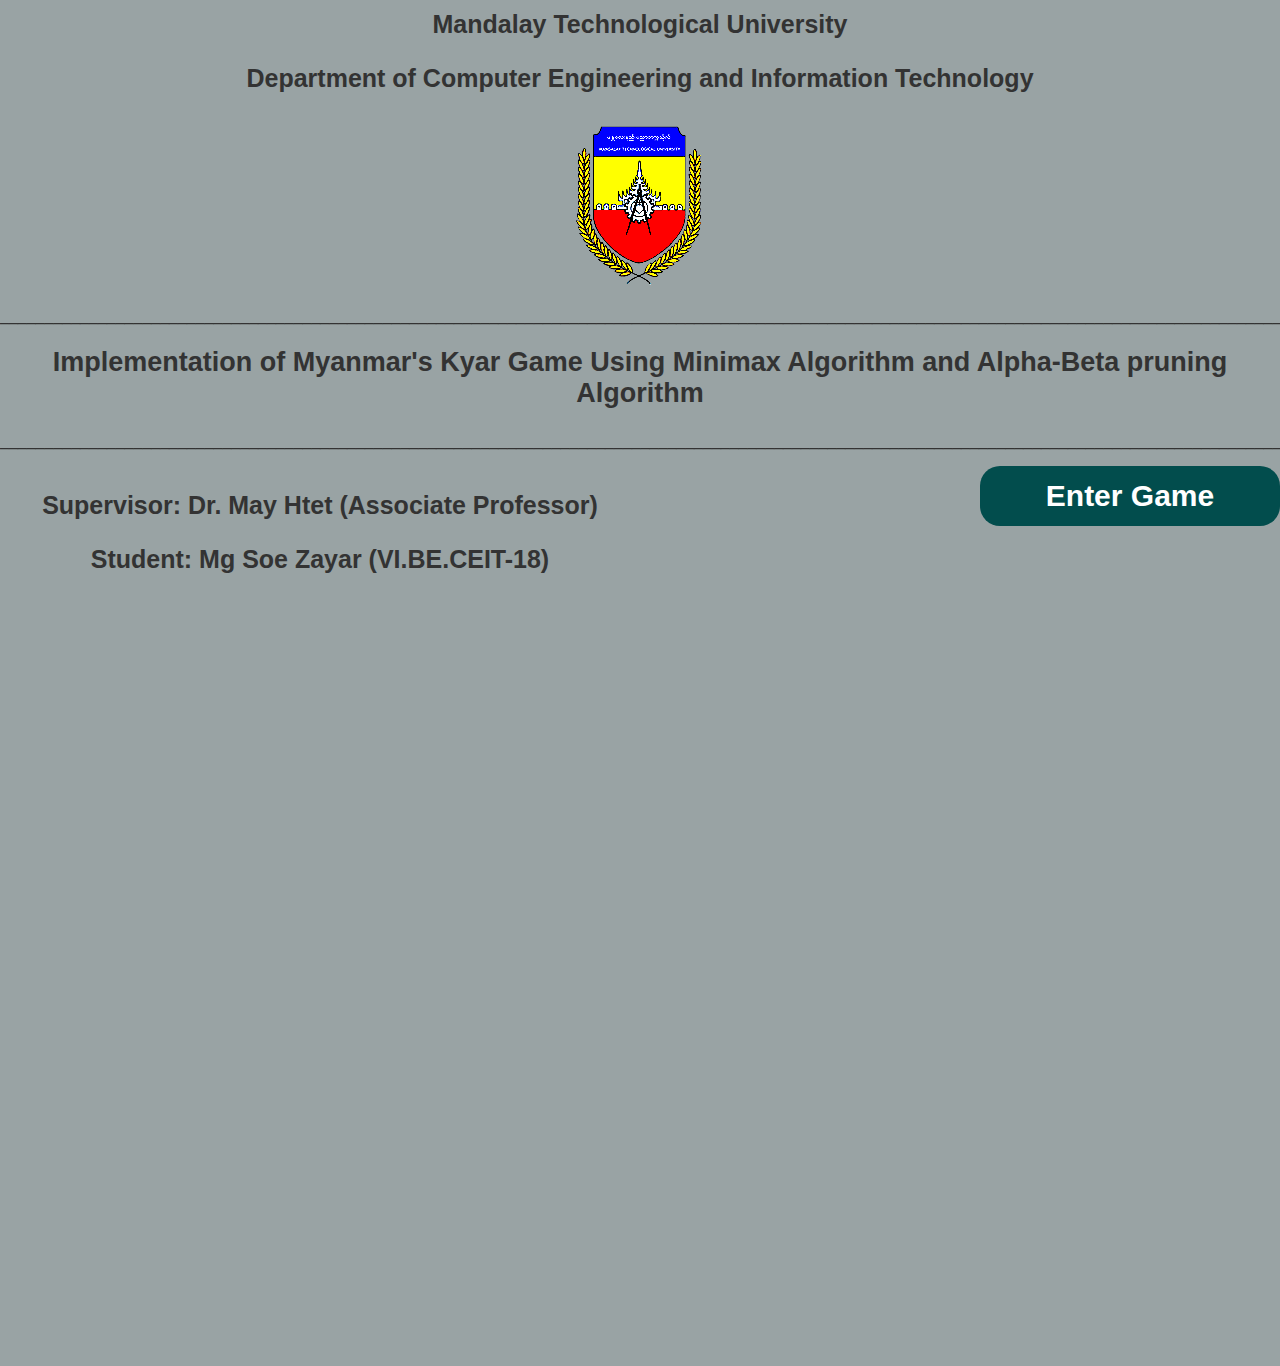
<file: index.html>
<!DOCTYPE html>
<html>
<head>
	<title>Kyar</title>
	<link href="style.css" rel="stylesheet">
</head>
<body>
	<h3>Mandalay Technological University</h3>
	<h3>Department of Computer Engineering and Information Technology</h3>
	<img src="logo.png" alt="MTUlogo" class="center"> 
	<p>________________________________________________________________________________________________________________________________________________________</p>
	<h2>Implementation of Myanmar's Kyar Game Using Minimax Algorithm and
	Alpha-Beta pruning Algorithm</h2>
	<p>________________________________________________________________________________________________________________________________________________________</p>
	<div class="column">
		<a href="mode.html">Enter Game</a>
	</div>
	<div class="column">
		<p>Supervisor: Dr. May Htet (Associate Professor)</p>
		<p>Student: Mg Soe Zayar (VI.BE.CEIT-18)</p>
	</div>

</body>
</html>
</file>
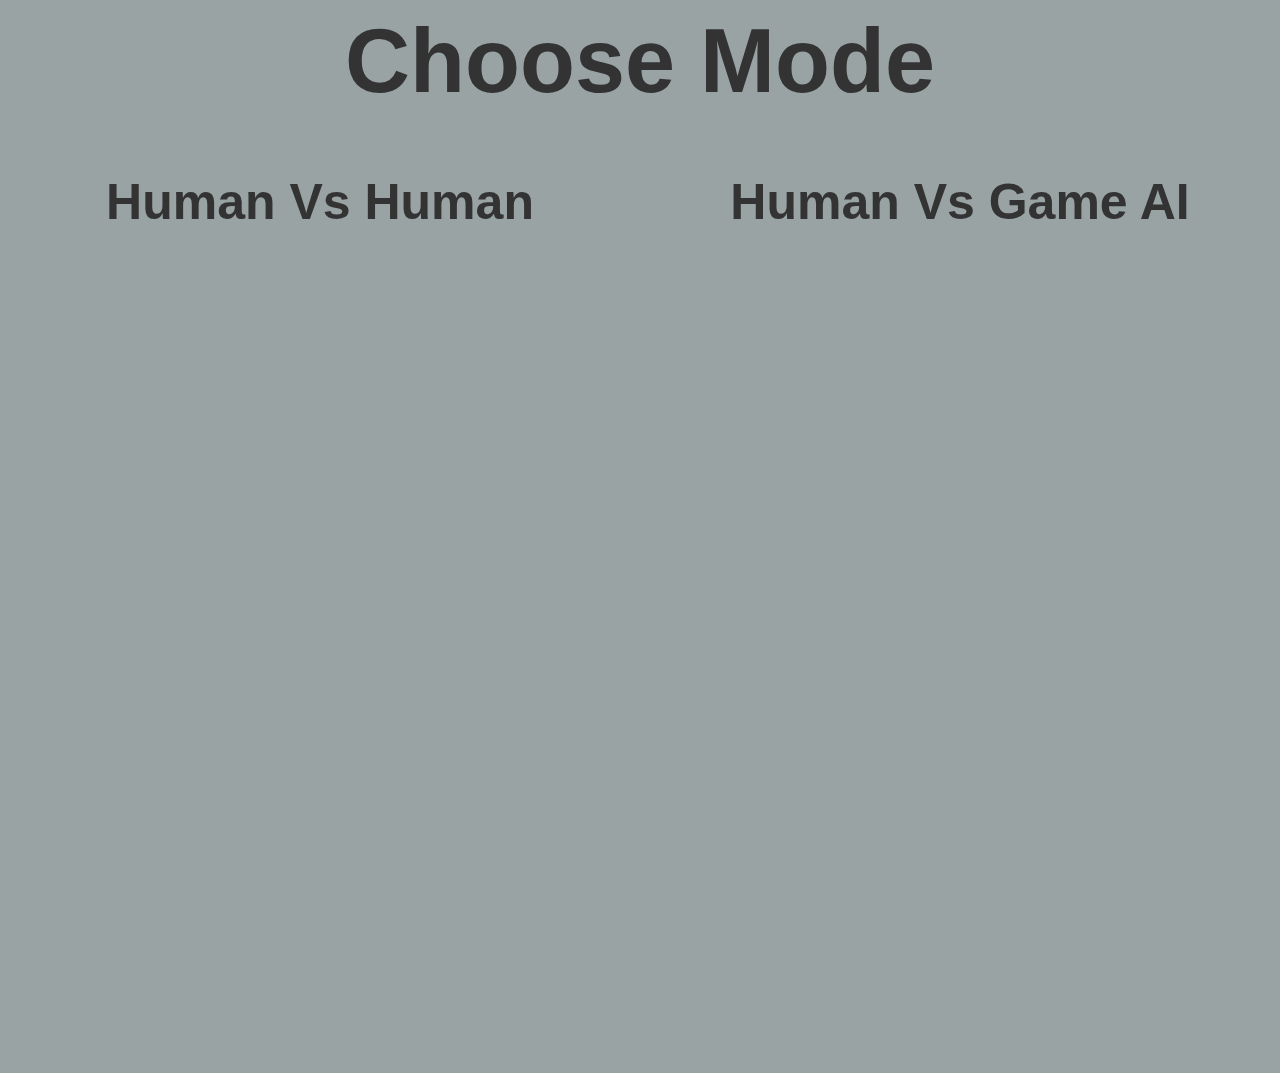
<file: mode.html>
<!DOCTYPE html>
<html>
<head>
	<title>Kyar</title>
	<link href="mode.css" rel="stylesheet">
</head>
<body>
	<h1>Choose Mode</h1>
	<div class="column">
		<a href="human/human.html">Human Vs Human</a>
	</div>
	<div class="column">
		<a href="ai/ai.html">Human Vs Game AI</a>
	</div>

</body>
</html>
</file>
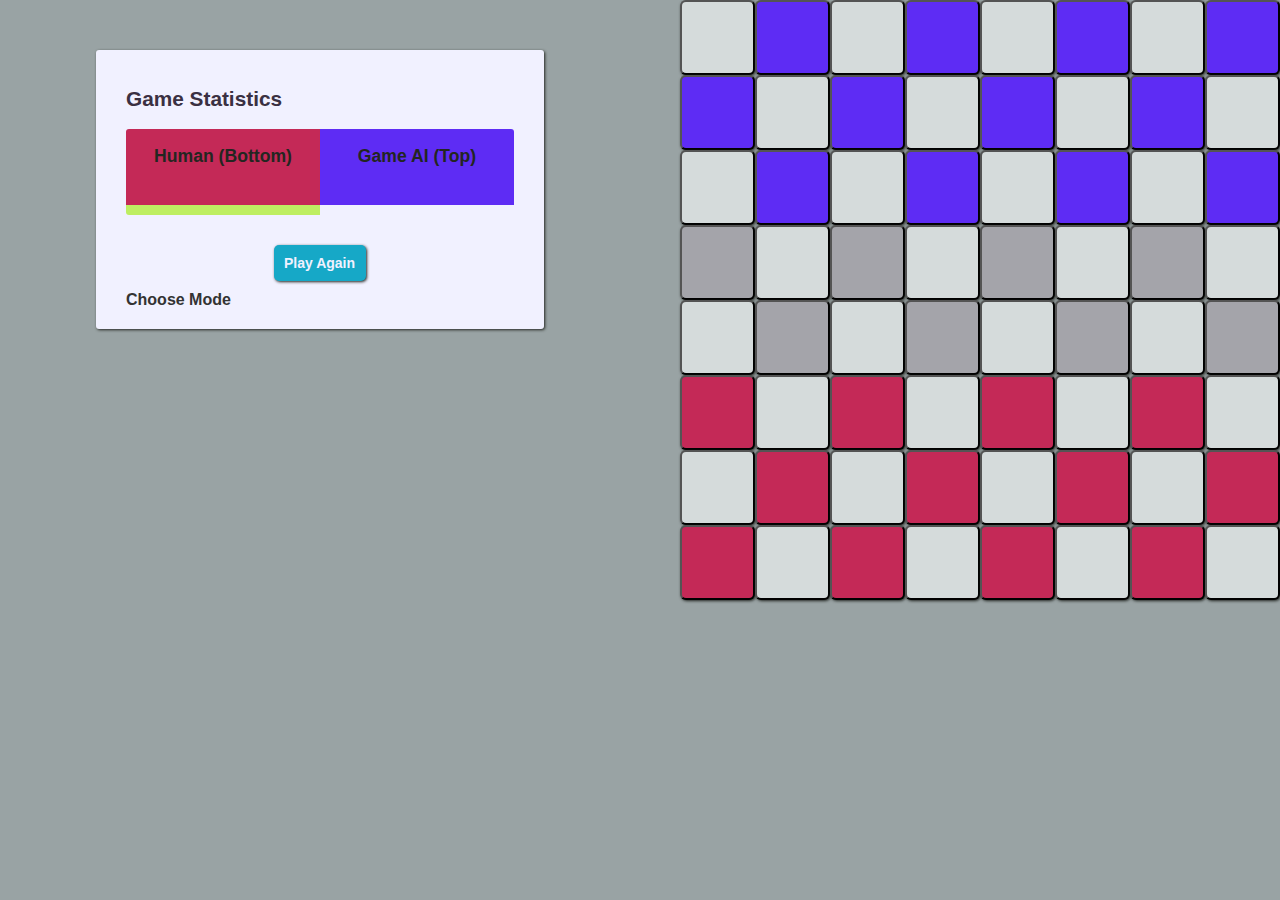
<file: ai/ai.html>
<!DOCTYPE html>
<html>

    <head>
        <title>HumanVsGameAI</title>
        <link rel="stylesheet" type="text/css" href="GUI.css">
        <script src="UI.js"></script>
        <script src="Board.js"></script>
        <script src="AI.js"></script>
    </head>

    <body>
        <div class="column">
    <div class="stats">
      <h2>Game Statistics</h2>
      <div class="wrapper">
      <div id="player1">
        <h3>Human (Bottom)</h3>
      </div>
      <div id="player2">
        <h3>Game AI (Top)</h3>
      </div>
      </div>
      <div class="clearfix"></div>
      <div class="turn"></div>
      <span id="winner"></span>
      <a href="ai.html" id="cleargame">Play Again</a>
      <a href="file:///home/soezayar/Desktop/Kyar/mode.html" id="choosemode">Choose Mode</a>
    </div>
  </div>
        <div id="tablePrint" style="float:right;"> </div>
        <div id="graph"></div>
    </body>

    <script> 
        var testing = false;
        var select_ai = false;
        var select_human = false;
        var select_ai_king = false;
        var select_human_king = false;
    </script>

</html>
</file>
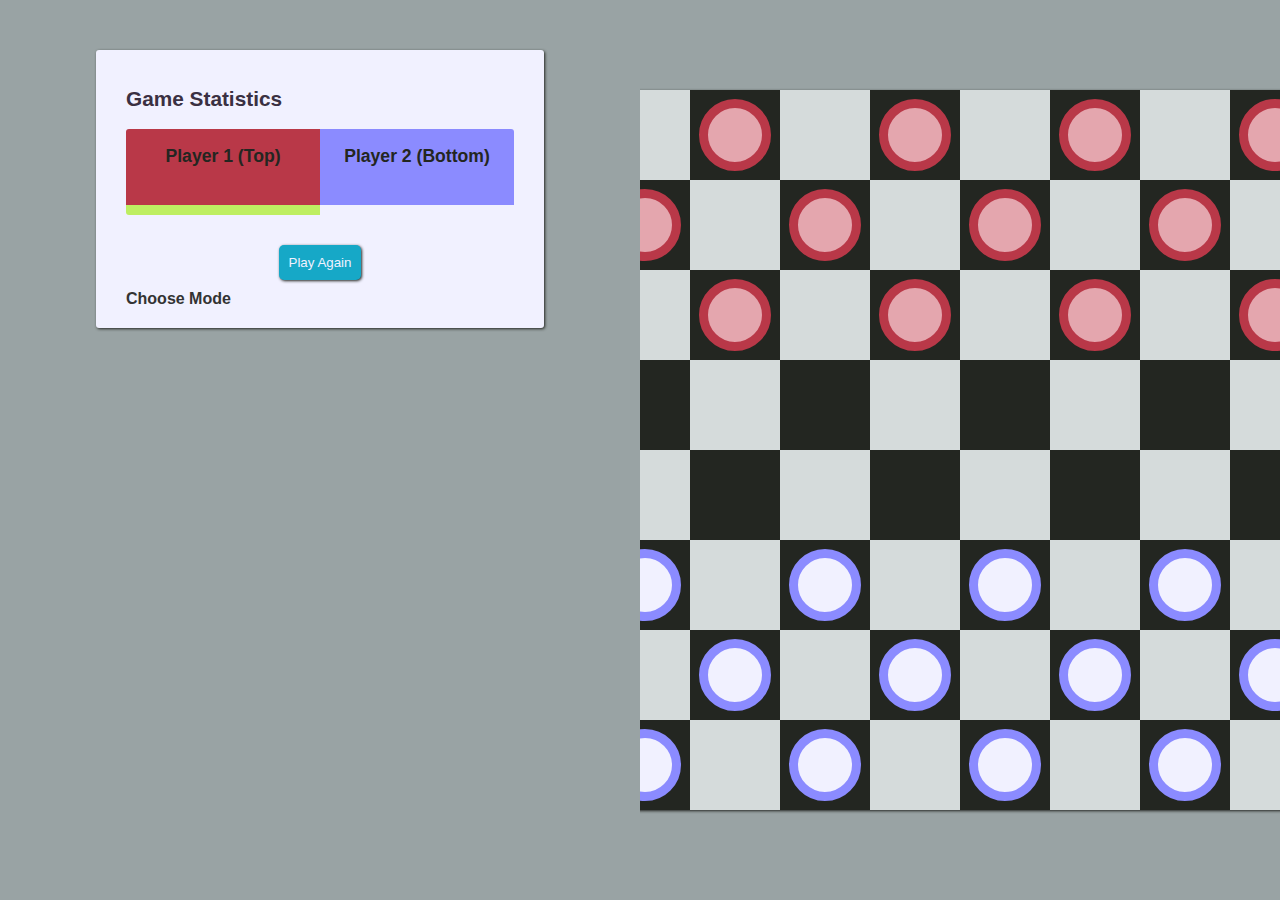
<file: human/human.html>
<!doctype html>
<html>
<head>
  <title>HumanVsHuman</title>
  <script src="https://ajax.googleapis.com/ajax/libs/jquery/2.1.3/jquery.min.js"></script>
  <link href="style.css" rel="stylesheet">
<script src="script.js"></script>
</head>
<body>
  <div class="column">
    <div class="stats">
      <h2>Game Statistics</h2>
      <div class="wrapper">
      <div id="player1">
        <h3>Player 1 (Top)</h3>
      </div>
      <div id="player2">
        <h3>Player 2 (Bottom)</h3>
      </div>
      </div>
      <div class="clearfix"></div>
      <div class="turn"></div>
      <span id="winner"></span>
      <button id="cleargame">Play Again</button>
      <a href="file:///home/soezayar/Desktop/Kyar/mode.html" id="choosemode">Choose Mode</a>
    </div>
  </div>
  <div class="column">
    <div id="board">
      <div class="tiles"></div>
      <div class="pieces">
        <div class="player1pieces">
        </div>
        <div class="player2pieces">
        </div>
      </div>
  </div>
</body>
</html>
</file>
<file: style.css>
html, body {
  position: absolute;
  top: 0;
  left: 0;
  height: 100%;
  width: 100%;
  margin: 0;
  padding: 0;
  color: #333333;
  font-family: "Lato", Calibri, sans-serif;
  font-size: 16px;
  background-color: #99A3A4; }
  body h3 {
    margin-top: 10px; 
    text-align: center;
    font-size: 25px}
  .center {
    display: block;
    margin-left: auto;
    margin-right: auto;
  }

  body h2 {
    text-align: center;
    font-size: 27px}
    a {
display: block;
width: 300px;
height: 60px;
text-align: center;
font-size: 30px;
line-height: 60px;
text-decoration: none;
background-color: #024d4d/*#519B7E*/;
color: #FFF;
border-radius: 20px;
float: right;
}
body a:hover {
      text-decoration: underline; }

  div.column {
  font-size: 25px;
  font-weight: 700;
  position: relative;
  float: right;
  overflow: auto;
  height: 100%;
  min-height: 100%;
  width: 50%;
  text-align: center; }
</file>
<file: mode.css>
html, body {
  position: absolute;
  top: 0;
  left: 0;
  height: 100%;
  width: 100%;
  margin: 0;
  padding: 0;
  color: #333333;
  font-family: "Lato", Calibri, sans-serif;
  font-size: 16px;
  background-color: #99A3A4; }
  body h1 {
    margin-top: 10px; 
    text-align: center;
    font-size: 90px}
  body a {
    text-decoration: none;
    color: #333333;
    font-size: 50px;
    font-weight: 700; }
    body a:hover {
      text-decoration: underline; }

/*  body  a {
display: block;
width: 400px;
height: 60px;
text-align: center;
line-height: 60px;
font-size: 30px;
text-decoration: none;
background-color: #519B7E;
color: #FFF;
border-radius: 20px;
}
*/
  div.column {
  position: relative;
  float: left;
  overflow: auto;
  height: 100%;
  min-height: 100%;
  width: 50%;
  text-align: center; }
</file>
<file: ai/GUI.css>
html, body {
  position: absolute;
  top: 0;
  left: 0;
  height: 100%;
  width: 100%;
  margin: 0;
  padding: 0;
  color: #333333;
  font-family: "Lato", Calibri, sans-serif;
  font-size: 16px;
  background-color: #99A3A4; }
  html h1, body h1 {
    margin-top: 10px; }
  html h2, body h2 {
    font-size: 1.3em; }
  html h3, body h3 {
    font-size: 1.1em; }
  html a, body a {
    text-decoration: none;
    color: #333333;
    font-weight: 700; }
    html a:hover, body a:hover {
      text-decoration: underline; }
  html hr, body hr {
    border: 0;
    height: 1px;
    background-color: #333;
    background-image: linear-gradient(to right, #333333, #ccc); }
  html .clearfix, body .clearfix {
    clear: both; }

div.column {
  position: relative;
  float: left;
  overflow: auto;
  height: 100%;
  min-height: 100%;
  width: 50%; }

@media screen and (max-width: 1000px) {
  div.column {
    width: 100% !important;
    overflow: hidden;
    height: auto; } }
  div.stats {
  width: 70%;
  margin: 13vmin auto 0;
  box-sizing: border-box;
  padding: 20px 30px;
  background-color: #F1F1FF;
  color: #3A3042;
  border-radius: 3px;
  box-shadow: 1px 1px 3px #232621; }

div.stats {
  margin: 50px auto !important; }
  div.stats .wrapper {
    display: flex; }
  div.stats #player1 {
    text-align: center;
    display: inline-block;
    width: 50%;
    float: left;
    background-color: #C42957;
    box-sizing: border-box;
    padding: 0 15px 20px;
    border-top-left-radius: 3px;
    color: #232621; }
  div.stats #player2 {
    text-align: center;
    display: inline-block;
    width: 50%;
    float: left;
    background-color: #5E2CF4;
    box-sizing: border-box;
    padding: 0 15px 20px;
    border-top-right-radius: 3px;
    color: #232621; }
  div.stats div.turn {
    height: 10px;
    width: 100%;
    background: linear-gradient(to right, #BEEE62 50%, transparent 50%);
    border-radius: 0 0 3px 3px; }
  div.stats span#winner {
    display: block;
    padding: 10px 0 0;
    text-align: center; }
  div.stats #cleargame {
    text-decoration: none;
    font-size: 14px;
    display: block;
    width: 72px;
    border: 0;
    color: #F1F1FF;
    border-radius: 5px;
    cursor: pointer;
    margin: 20px auto 10px;
    padding: 10px;
    background-color: #16A8C7;
    box-shadow: 1px 1px 3px #232621;
    transition: background-color 0.15s linear; }
    div.stats #cleargame:hover {
      background-color: #0c5a6b; }

.grid_button {
	width: 75px;
	height: 75px;
  border-radius: 6px;
  box-shadow: 1px 1px 3px #232621;
  background-color: #D5DBDB;
  overflow: hidden;
  }
</file>
<file: human/style.css>
html, body {
  position: absolute;
  top: 0;
  left: 0;
  height: 100%;
  width: 100%;
  margin: 0;
  padding: 0;
  color: #333333;
  font-family: "Lato", Calibri, sans-serif;
  font-size: 16px;
  background-color: #99A3A4; }
  html h1, body h1 {
    margin-top: 10px; }
  html h2, body h2 {
    font-size: 1.3em; }
  html h3, body h3 {
    font-size: 1.1em; }
  html a, body a {
    text-decoration: none;
    color: #333333;
    font-weight: 700; }
    html a:hover, body a:hover {
      text-decoration: underline; }
  html hr, body hr {
    border: 0;
    height: 1px;
    background-color: #333;
    background-image: linear-gradient(to right, #333333, #ccc); }
  html .clearfix, body .clearfix {
    clear: both; }

div.column {
  position: relative;
  float: left;
  overflow: auto;
  height: 100%;
  min-height: 100%;
  width: 50%; }

@media screen and (max-width: 1000px) {
  div.column {
    width: 100% !important;
    overflow: hidden;
    height: auto; } }
  div.stats {
  width: 70%;
  margin: 13vmin auto 0;
  box-sizing: border-box;
  padding: 20px 30px;
  background-color: #F1F1FF;
  color: #3A3042;
  border-radius: 3px;
  box-shadow: 1px 1px 3px #232621; }

div.stats {
  margin: 50px auto !important; }
  div.stats .wrapper {
    display: flex; }
  div.stats #player1 {
    text-align: center;
    display: inline-block;
    width: 50%;
    float: left;
    background-color: #B93848;
    box-sizing: border-box;
    padding: 0 15px 20px;
    border-top-left-radius: 3px;
    color: #232621; }
    div.stats #player1 .capturedPiece {
      width: 2.4vmin;
      height: 2.4vmin;
      background-color: #8b8bff;
      background-size: 65%;
      background-repeat: no-repeat;
      background-position: center;
      border-radius: 6vmin;
      display: inline-block;
      box-sizing: border-box;
      transition: all 0.2s linear;
      margin: 5px; }
  div.stats #player2 {
    text-align: center;
    display: inline-block;
    width: 50%;
    float: left;
    background-color: #8b8bff;
    box-sizing: border-box;
    padding: 0 15px 20px;
    border-top-right-radius: 3px;
    color: #232621; }
    div.stats #player2 .capturedPiece {
      width: 2.4vmin;
      height: 2.4vmin;
      background-color: #B93848;
      background-size: 65%;
      background-repeat: no-repeat;
      background-position: center;
      border-radius: 6vmin;
      display: inline-block;
      box-sizing: border-box;
      transition: all 0.2s linear;
      margin: 5px; }
  div.stats div.turn {
    height: 10px;
    width: 100%;
    background: linear-gradient(to right, #BEEE62 50%, transparent 50%);
    border-radius: 0 0 3px 3px; }
  div.stats span#winner {
    display: block;
    padding: 10px 0 0;
    text-align: center; }
  div.stats button#cleargame {
    display: block;
    border: 0;
    color: #F1F1FF;
    border-radius: 5px;
    cursor: pointer;
    margin: 20px auto 10px;
    padding: 10px;
    background-color: #16A8C7;
    box-shadow: 1px 1px 3px #232621;
    transition: background-color 0.15s linear; }
    div.stats button#cleargame:hover {
      background-color: #0c5a6b; }

div#board {
  position: absolute;
  top: calc(50% - 40vmin);
  left: calc(50% - 40vmin);
  width: 80vmin;
  height: 80vmin;
  border-radius: 5px;
  box-shadow: 1px 1px 3px #232621;
  background-color: #D5DBDB;
  overflow: hidden; }
  div#board .tile {
    width: 10vmin;
    height: 10vmin;
    position: absolute;
    background-color: #232621; }
  div#board .player1pieces .piece {
    position: absolute;
    width: 8vmin;
    height: 8vmin;
    background-color: #e4a6ae;
    background-size: 65%;
    background-repeat: no-repeat;
    background-position: center;
    border-radius: 6vmin;
    display: inline-block;
    box-sizing: border-box;
    transition: all 0.2s linear;
    margin-top: 1vmin;
    margin-left: 1vmin;
    cursor: pointer;
    border: 1vmin solid #B93848; }
    div#board .player1pieces .piece.selected {
      box-shadow: 0 0 10px 5px #16A8C7; }
  div#board .player2pieces .piece {
    position: absolute;
    width: 8vmin;
    height: 8vmin;
    background-color: #F1F1FF;
    background-size: 65%;
    background-repeat: no-repeat;
    background-position: center;
    border-radius: 6vmin;
    display: inline-block;
    box-sizing: border-box;
    transition: all 0.2s linear;
    margin-top: 1vmin;
    margin-left: 1vmin;
    cursor: pointer;
    border: 1vmin solid #8b8bff; }
    div#board .player2pieces .piece.selected {
      box-shadow: 0 0 10px 5px #16A8C7; }
</file>
